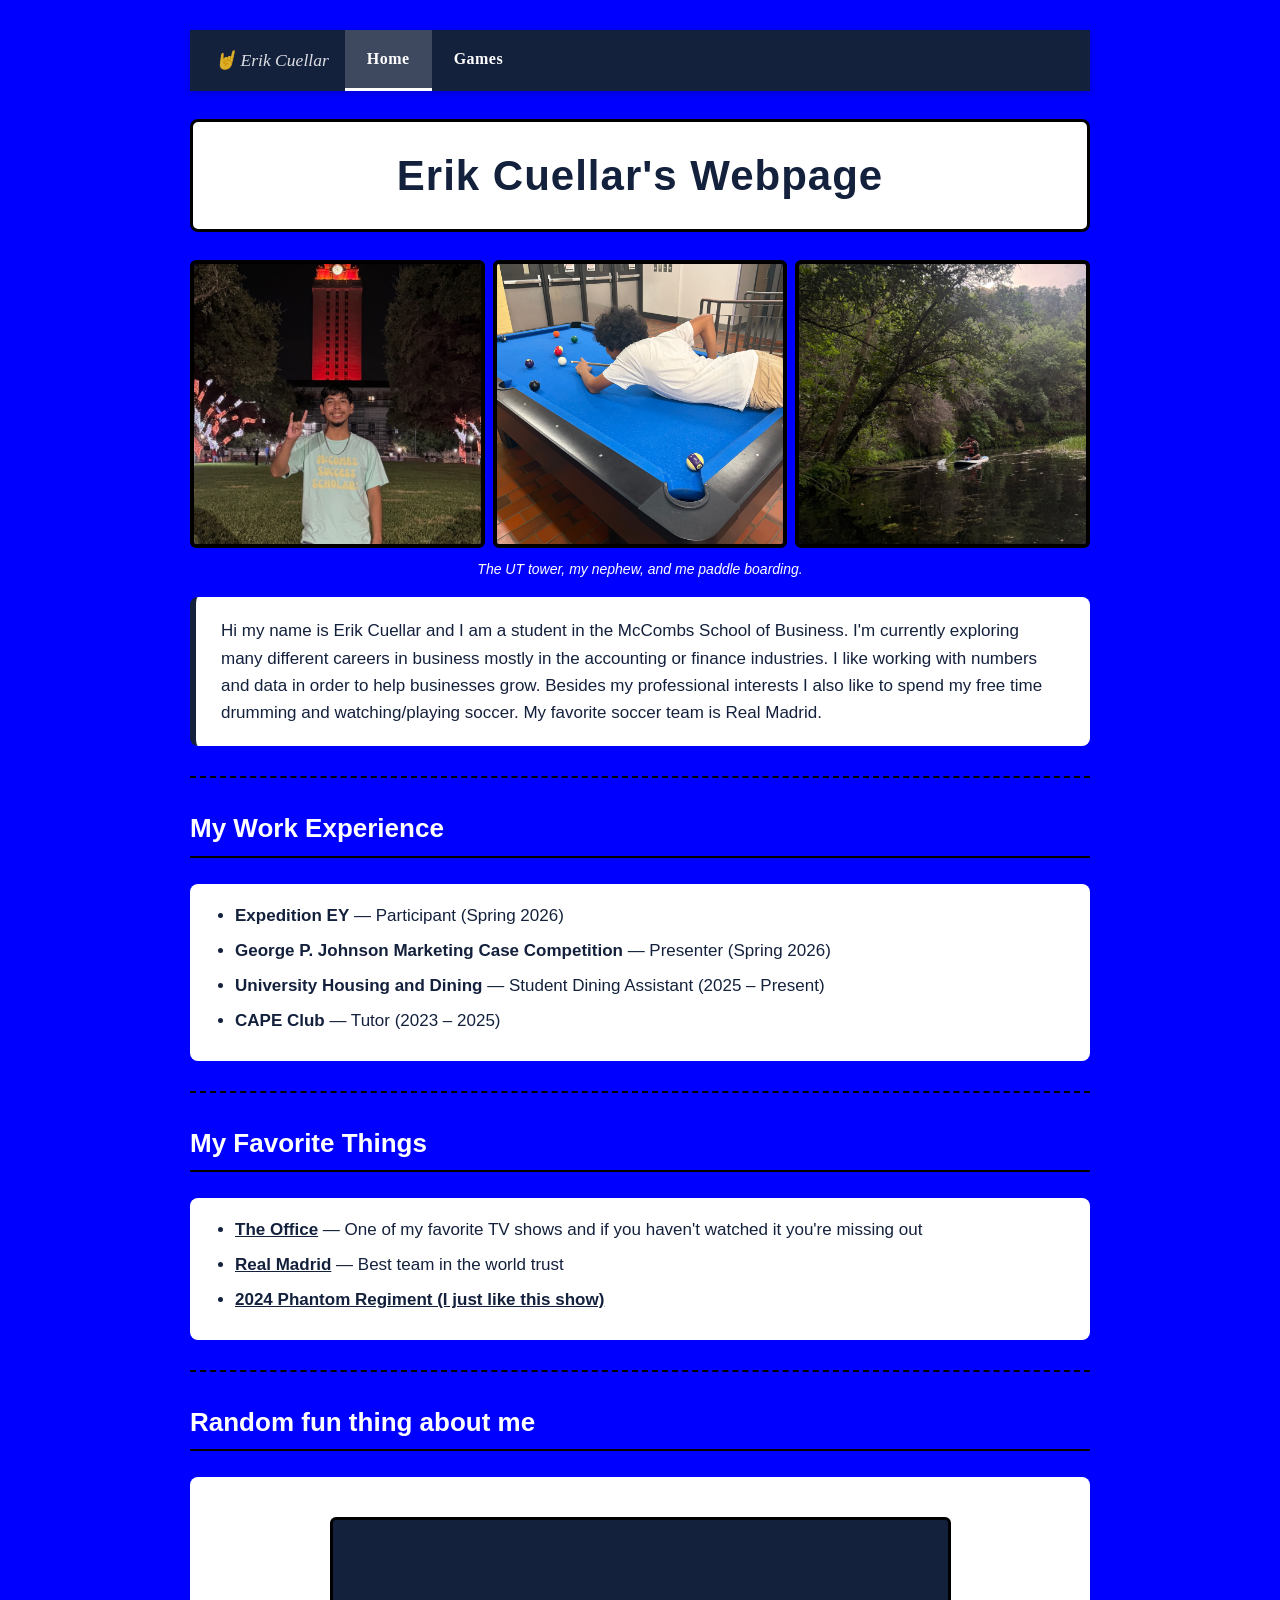
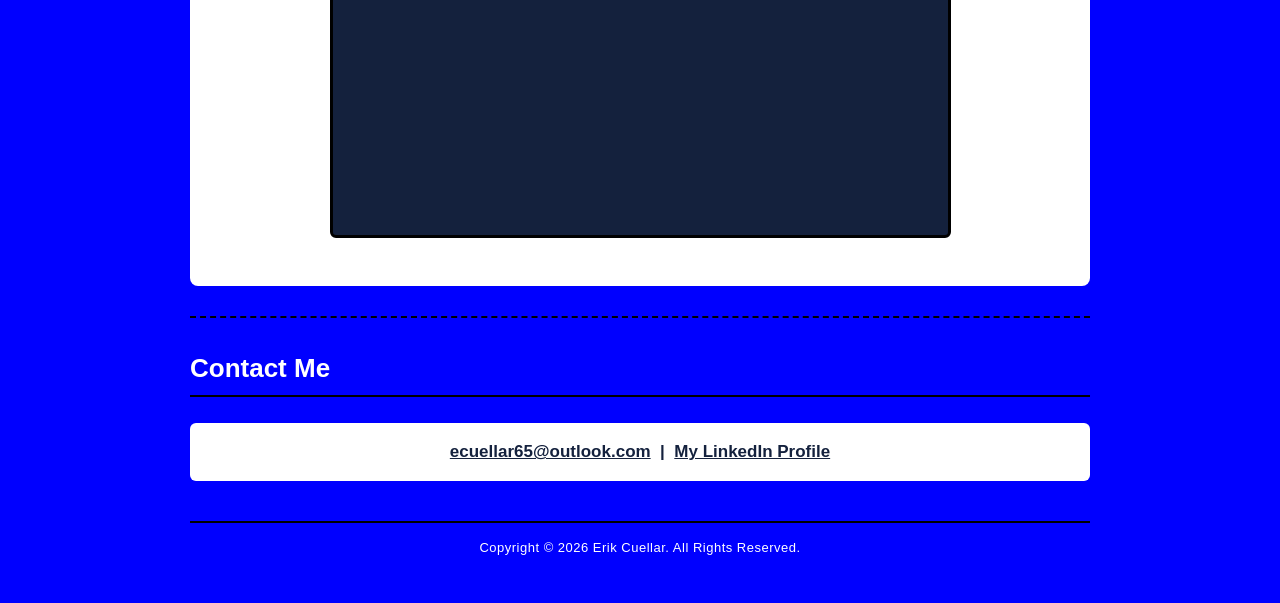
<file: index.html>
<!DOCTYPE html>
<html>
<head>
  <title>Erik Cuellar's Webpage</title>
  <link rel="stylesheet" href="style.css">
  <style>
    /* ── Navigation Bar ── */
    .site-nav {
      background: #14213D;
      display: flex;
      align-items: center;
      gap: 0;
      padding: 0 24px;
      box-shadow: 0 2px 8px rgba(0,0,0,0.18);
      position: sticky;
      top: 0;
      z-index: 100;
    }
    .site-nav a {
      color: #fff;
      text-decoration: none;
      font-family: 'Georgia', serif;
      font-size: 1rem;
      font-weight: bold;
      padding: 16px 22px;
      letter-spacing: 0.03em;
      transition: background 0.18s, color 0.18s;
      border-bottom: 3px solid transparent;
      display: inline-block;
    }
    .site-nav a:hover {
      background: rgba(255,255,255,0.12);
      border-bottom: 3px solid #fff;
    }
    .site-nav a.active {
      background: rgba(255,255,255,0.18);
      border-bottom: 3px solid #fff;
    }
    .site-nav .nav-brand {
      font-family: 'Georgia', serif;
      color: #fff;
      font-size: 1.1rem;
      margin-right: 16px;
      opacity: 0.85;
      font-style: italic;
      padding: 16px 0;
    }
  </style>
</head>
<body>

  <nav class="site-nav">
    <span class="nav-brand">🤘 Erik Cuellar</span>
    <a href="index.html" class="active">Home</a>
    <a href="games.html">Games</a>
  </nav>

  <h1 class="page-title">Erik Cuellar's Webpage</h1>

  <div class="photo-row">
    <img class="row-photo"
         alt="Photo of Erik standing in front of the UT tower"
         src="A39A9983-652B-4A71-B5FC-BD0733D00470.JPEG" />
    <img class="row-photo"
         alt="Erik's nephew laying down on a snooker table"
         src="IMG_0790.JPEG" />
    <img class="row-photo"
         alt="Erik paddle boarding in Lake Austin"
         src="IMG_1001.JPEG" />
  </div>
  <p class="caption">
    <em>The UT tower, my nephew, and me paddle boarding.</em>
  </p>

  <p class="about-me">
    Hi my name is Erik Cuellar and I am a student in the McCombs School of Business.
    I'm currently exploring many different careers in business mostly in the accounting or finance industries.
    I like working with numbers and data in order to help businesses grow. Besides my professional interests I also like to
    spend my free time drumming and watching/playing soccer. My favorite soccer team is Real Madrid.
  </p>

  <hr />

  <h3>My Work Experience</h3>
  <ul>
    <li><strong>Expedition EY</strong> &mdash; Participant (Spring 2026)</li>
    <li><strong>George P. Johnson Marketing Case Competition</strong> &mdash; Presenter (Spring 2026)</li>
    <li><strong>University Housing and Dining</strong> &mdash; Student Dining Assistant (2025 &ndash; Present)</li>
    <li><b>CAPE Club</b> &mdash; Tutor (2023 &ndash; 2025)</li>
  </ul>

  <hr />

  <h3>My Favorite Things</h3>
  <ul>
    <li><a href="https://www.nbc.com/the-office" target="_blank">The Office</a> &mdash; One of my favorite TV shows and if you haven't watched it you're missing out</li>
    <li><a href="https://www.realmadrid.com/en-US" target="_blank">Real Madrid</a> &mdash; Best team in the world trust</li>
    <li><a href="https://www.youtube.com/watch?v=IKSvCq0HuH8" target="_blank">2024 Phantom Regiment (I just like this show)</a></li>
  </ul>

  <hr />

  <h3>Random fun thing about me</h3>

  <div class="video-grid">
    <iframe width="560" height="315" src="https://www.youtube.com/embed/zeqvtrpzej4?si=8N7cJe4z2FzXVga7" title="YouTube video player" frameborder="0" allow="accelerometer; autoplay; clipboard-write; encrypted-media; gyroscope; picture-in-picture; web-share" referrerpolicy="strict-origin-when-cross-origin" allowfullscreen></iframe>
  </div>

  <hr />

  <h3>Contact Me</h3>
  <p class="contact-line">
    <a href="mailto:ecuellar65@outlook.com">ecuellar65@outlook.com</a>
    &nbsp;|&nbsp;
    <a href="https://www.linkedin.com/in/erikcuellar/" target="_blank">My LinkedIn Profile</a>
  </p>

  <footer class="page-footer">
    Copyright &copy; 2026 Erik Cuellar. All Rights Reserved.
  </footer>

</body>
</html>
</file>
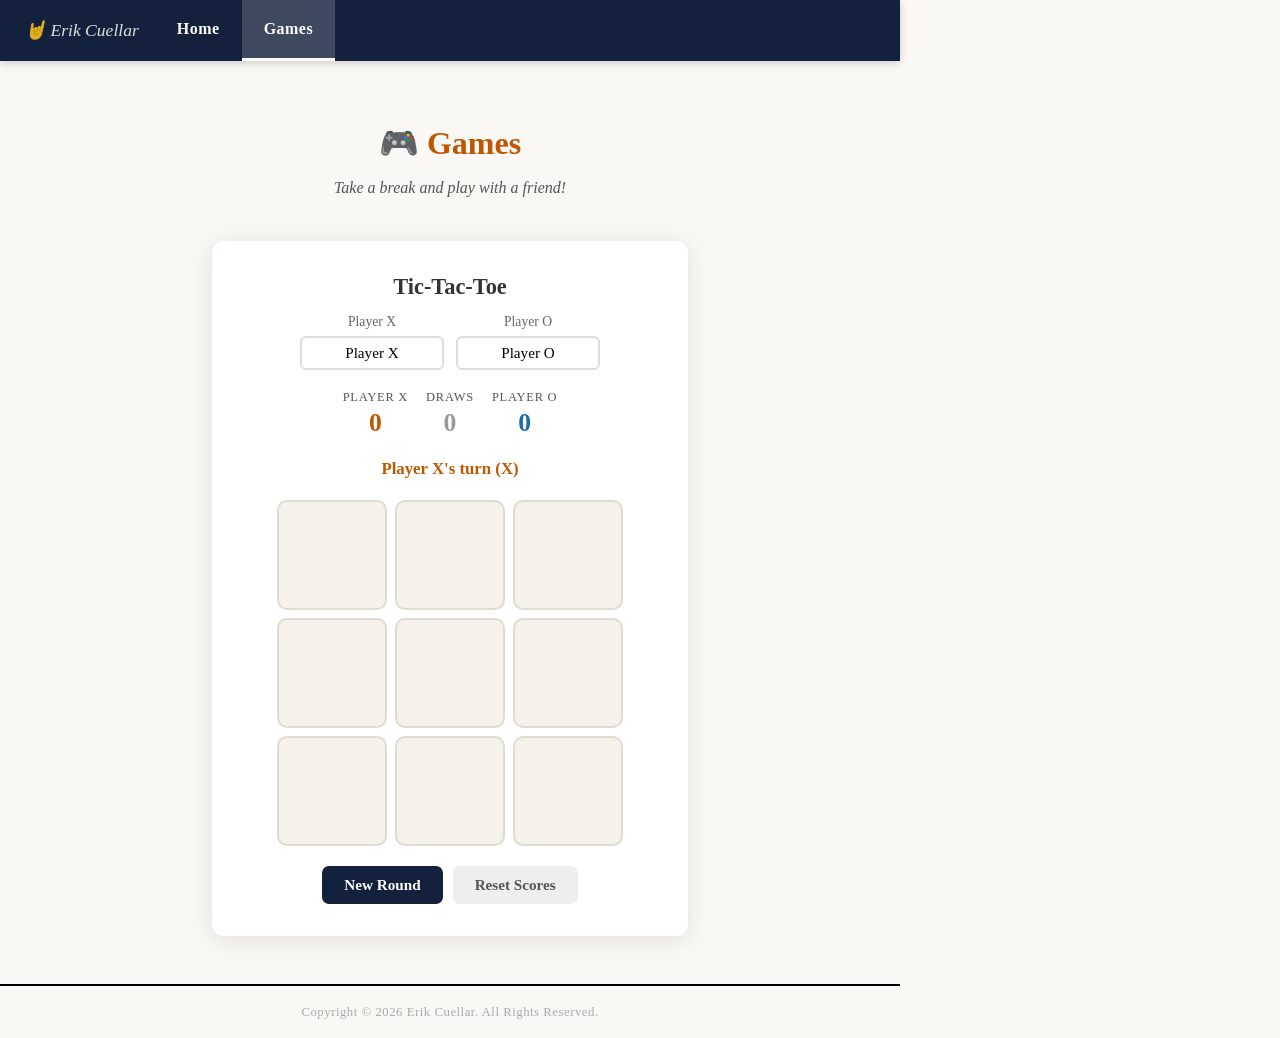
<file: games.html>
<!DOCTYPE html>
<html>
<head>
  <title>Games – Erik Cuellar</title>
  <link rel="stylesheet" href="style.css">
  <style>
    /* ── Navigation Bar (same as index) ── */
    .site-nav {
      background: #14213D;
      display: flex;
      align-items: center;
      gap: 0;
      padding: 0 24px;
      box-shadow: 0 2px 8px rgba(0,0,0,0.18);
      position: sticky;
      top: 0;
      z-index: 100;
    }
    .site-nav a {
      color: #fff;
      text-decoration: none;
      font-family: 'Georgia', serif;
      font-size: 1rem;
      font-weight: bold;
      padding: 16px 22px;
      letter-spacing: 0.03em;
      transition: background 0.18s;
      border-bottom: 3px solid transparent;
      display: inline-block;
    }
    .site-nav a:hover {
      background: rgba(255,255,255,0.12);
      border-bottom: 3px solid #fff;
    }
    .site-nav a.active {
      background: rgba(255,255,255,0.18);
      border-bottom: 3px solid #fff;
    }
    .site-nav .nav-brand {
      font-family: 'Georgia', serif;
      color: #fff;
      font-size: 1.1rem;
      margin-right: 16px;
      opacity: 0.85;
      font-style: italic;
      padding: 16px 0;
    }

    /* ── Page Layout ── */
    body {
      font-family: Georgia, serif;
      background: #faf8f4;
      margin: 0;
      padding: 0;
    }

    .games-header {
      text-align: center;
      padding: 36px 20px 8px;
    }
    .games-header h1 {
      font-size: 2rem;
      color: #bf5700;
      margin-bottom: 6px;
    }
    .games-header p {
      color: #555;
      font-style: italic;
      margin: 0;
    }

    /* ── Tic-Tac-Toe ── */
    .ttt-container {
      max-width: 420px;
      margin: 32px auto 48px;
      padding: 28px 28px 32px;
      background: #fff;
      border-radius: 12px;
      box-shadow: 0 4px 24px rgba(0,0,0,0.10);
      text-align: center;
    }
    .ttt-container h2 {
      font-size: 1.4rem;
      color: #333;
      margin: 0 0 6px;
    }

    /* Player name inputs */
    .player-names {
      display: flex;
      gap: 12px;
      justify-content: center;
      margin-bottom: 18px;
    }
    .player-names label {
      display: flex;
      flex-direction: column;
      align-items: center;
      font-size: 0.85rem;
      color: #666;
      gap: 4px;
    }
    .player-names input {
      border: 2px solid #ddd;
      border-radius: 6px;
      padding: 6px 10px;
      font-size: 0.95rem;
      font-family: Georgia, serif;
      width: 120px;
      text-align: center;
      transition: border-color 0.2s;
      outline: none;
    }
    .player-names input:focus { border-color: #bf5700; }
    .player-x input:focus    { border-color: #bf5700; }
    .player-o input:focus    { border-color: #1a6ea8; }

    /* Status message */
    #status {
      font-size: 1.05rem;
      font-weight: bold;
      min-height: 28px;
      margin-bottom: 16px;
      color: #333;
      transition: color 0.2s;
    }
    #status.x-turn  { color: #bf5700; }
    #status.o-turn  { color: #1a6ea8; }
    #status.winner  { color: #2a7a2a; font-size: 1.15rem; }
    #status.draw    { color: #888; }

    /* Score board */
    .scoreboard {
      display: flex;
      justify-content: center;
      gap: 18px;
      margin-bottom: 20px;
      font-size: 0.95rem;
      color: #555;
    }
    .score-item {
      display: flex;
      flex-direction: column;
      align-items: center;
      gap: 2px;
    }
    .score-item .score-label { font-size: 0.78rem; text-transform: uppercase; letter-spacing: 0.06em; }
    .score-item .score-num   { font-size: 1.6rem; font-weight: bold; line-height: 1; }
    .score-x .score-num  { color: #bf5700; }
    .score-o .score-num  { color: #1a6ea8; }
    .score-draws .score-num { color: #999; }

    /* The 3×3 board */
    .board {
      display: grid;
      grid-template-columns: repeat(3, 110px);
      grid-template-rows: repeat(3, 110px);
      gap: 8px;
      justify-content: center;
      margin-bottom: 20px;
    }
    .cell {
      background: #f5f2ec;
      border: 2px solid #e0dbd0;
      border-radius: 10px;
      font-size: 3rem;
      font-weight: bold;
      cursor: pointer;
      display: flex;
      align-items: center;
      justify-content: center;
      transition: background 0.15s, transform 0.1s, border-color 0.15s;
      user-select: none;
      position: relative;
      overflow: hidden;
    }
    .cell:hover:not(.taken) {
      background: #ede9df;
      border-color: #bf5700;
      transform: scale(1.04);
    }
    .cell.taken { cursor: default; }
    .cell.x-mark { color: #bf5700; }
    .cell.o-mark { color: #1a6ea8; }
    .cell.winning-cell {
      background: #fff3e0;
      border-color: #bf5700;
      animation: pulse-win 0.5s ease;
    }
    .cell.o-win.winning-cell {
      background: #e3f0fb;
      border-color: #1a6ea8;
    }

    @keyframes pulse-win {
      0%   { transform: scale(1); }
      50%  { transform: scale(1.1); }
      100% { transform: scale(1); }
    }

    /* Pop-in animation for marks */
    @keyframes pop-in {
      0%   { transform: scale(0.3); opacity: 0; }
      70%  { transform: scale(1.15); opacity: 1; }
      100% { transform: scale(1); }
    }
    .cell-mark {
      display: inline-block;
      animation: pop-in 0.22s cubic-bezier(.36,.07,.19,.97) both;
    }

    /* Buttons */
    .btn-row {
      display: flex;
      gap: 10px;
      justify-content: center;
    }
    .btn {
      padding: 10px 22px;
      border: none;
      border-radius: 7px;
      font-family: Georgia, serif;
      font-size: 0.95rem;
      font-weight: bold;
      cursor: pointer;
      transition: background 0.18s, transform 0.1s;
    }
    .btn:active { transform: scale(0.97); }
    .btn-primary {
      background: #14213D;
      color: #fff;
    }
    .btn-primary:hover { background: #a04800; }
    .btn-secondary {
      background: #eee;
      color: #555;
    }
    .btn-secondary:hover { background: #ddd; }

    /* Footer */
    .page-footer {
      text-align: center;
      color: #aaa;
      font-size: 0.8rem;
      padding: 16px;
      font-family: Georgia, serif;
    }
  </style>
</head>
<body>

  <nav class="site-nav">
    <span class="nav-brand">🤘 Erik Cuellar</span>
    <a href="index.html">Home</a>
    <a href="games.html" class="active">Games</a>
  </nav>

  <div class="games-header">
    <h1>🎮 Games</h1>
    <p>Take a break and play with a friend!</p>
  </div>

  <div class="ttt-container">
    <h2>Tic-Tac-Toe</h2>

    <div class="player-names">
      <label class="player-x">
        Player X
        <input type="text" id="name-x" value="Player X" maxlength="12" />
      </label>
      <label class="player-o">
        Player O
        <input type="text" id="name-o" value="Player O" maxlength="12" />
      </label>
    </div>

    <div class="scoreboard">
      <div class="score-item score-x">
        <span class="score-label" id="label-x">Player X</span>
        <span class="score-num" id="score-x">0</span>
      </div>
      <div class="score-item score-draws">
        <span class="score-label">Draws</span>
        <span class="score-num" id="score-draws">0</span>
      </div>
      <div class="score-item score-o">
        <span class="score-label" id="label-o">Player O</span>
        <span class="score-num" id="score-o">0</span>
      </div>
    </div>

    <div id="status" class="x-turn"></div>

    <div class="board" id="board">
      <div class="cell" data-index="0"></div>
      <div class="cell" data-index="1"></div>
      <div class="cell" data-index="2"></div>
      <div class="cell" data-index="3"></div>
      <div class="cell" data-index="4"></div>
      <div class="cell" data-index="5"></div>
      <div class="cell" data-index="6"></div>
      <div class="cell" data-index="7"></div>
      <div class="cell" data-index="8"></div>
    </div>

    <div class="btn-row">
      <button class="btn btn-primary" id="btn-new-round">New Round</button>
      <button class="btn btn-secondary" id="btn-reset-scores">Reset Scores</button>
    </div>
  </div>

  <footer class="page-footer">
    Copyright &copy; 2026 Erik Cuellar. All Rights Reserved.
  </footer>

  <script>
    const WINS = [
      [0,1,2],[3,4,5],[6,7,8], // rows
      [0,3,6],[1,4,7],[2,5,8], // cols
      [0,4,8],[2,4,6]          // diagonals
    ];

    let board       = Array(9).fill(null);
    let current     = 'X';
    let gameOver    = false;
    let scores      = { X: 0, O: 0, D: 0 };

    const cells     = document.querySelectorAll('.cell');
    const statusEl  = document.getElementById('status');
    const scoreX    = document.getElementById('score-x');
    const scoreO    = document.getElementById('score-o');
    const scoreD    = document.getElementById('score-draws');
    const labelX    = document.getElementById('label-x');
    const labelO    = document.getElementById('label-o');
    const nameX     = document.getElementById('name-x');
    const nameO     = document.getElementById('name-o');

    function getName(player) {
      return player === 'X'
        ? (nameX.value.trim() || 'Player X')
        : (nameO.value.trim() || 'Player O');
    }

    function updateLabels() {
      labelX.textContent = getName('X');
      labelO.textContent = getName('O');
    }

    function setStatus(msg, cls) {
      statusEl.textContent = msg;
      statusEl.className = cls;
    }

    function checkWinner() {
      for (const [a,b,c] of WINS) {
        if (board[a] && board[a] === board[b] && board[a] === board[c]) {
          return { winner: board[a], line: [a,b,c] };
        }
      }
      if (board.every(Boolean)) return { winner: null, line: [] };
      return null;
    }

    function highlightWin(line, winner) {
      line.forEach(i => {
        cells[i].classList.add('winning-cell');
        if (winner === 'O') cells[i].classList.add('o-win');
      });
    }

    function handleClick(e) {
      const idx = parseInt(e.currentTarget.dataset.index);
      if (gameOver || board[idx]) return;

      board[idx] = current;
      e.currentTarget.innerHTML = `<span class="cell-mark">${current}</span>`;
      e.currentTarget.classList.add('taken', current === 'X' ? 'x-mark' : 'o-mark');

      const result = checkWinner();
      if (result) {
        gameOver = true;
        if (result.winner) {
          highlightWin(result.line, result.winner);
          scores[result.winner]++;
          updateScoreDisplay();
          setStatus(`🎉 ${getName(result.winner)} wins!`, 'winner');
        } else {
          scores.D++;
          updateScoreDisplay();
          setStatus("It's a draw!", 'draw');
        }
      } else {
        current = current === 'X' ? 'O' : 'X';
        setStatus(`${getName(current)}'s turn (${current})`, current === 'X' ? 'x-turn' : 'o-turn');
      }
    }

    function updateScoreDisplay() {
      scoreX.textContent = scores.X;
      scoreO.textContent = scores.O;
      scoreD.textContent = scores.D;
    }

    function newRound() {
      board    = Array(9).fill(null);
      current  = 'X';
      gameOver = false;
      cells.forEach(c => {
        c.innerHTML = '';
        c.className = 'cell';
      });
      updateLabels();
      setStatus(`${getName('X')}'s turn (X)`, 'x-turn');
    }

    cells.forEach(c => c.addEventListener('click', handleClick));
    document.getElementById('btn-new-round').addEventListener('click', newRound);
    document.getElementById('btn-reset-scores').addEventListener('click', () => {
      scores = { X: 0, O: 0, D: 0 };
      updateScoreDisplay();
      newRound();
    });
    nameX.addEventListener('input', () => { updateLabels(); if (!gameOver) setStatus(`${getName(current)}'s turn (${current})`, current === 'X' ? 'x-turn' : 'o-turn'); });
    nameO.addEventListener('input', () => { updateLabels(); if (!gameOver) setStatus(`${getName(current)}'s turn (${current})`, current === 'X' ? 'x-turn' : 'o-turn'); });

    // Init
    updateLabels();
    setStatus(`${getName('X')}'s turn (X)`, 'x-turn');
  </script>

</body>
</html>
</file>
<file: style.css>
/* ============================================================
   Clint Tuttle's Webpage - style.css
   ============================================================
   Color palette (UT Austin inspired):
   - Burnt orange: #BF5700  (primary background)
   - Navy:        #14213D   (primary text)
   - Khaki:       #E8DCC4   (cards / content panels)
   - White:       #FFFFFF   (highlights and contrast)
   ============================================================ */

/* ---- Page basics ---- */
body {
  background-color: blue;          /* burnt orange background */
  color: #14213D;                     /* navy text for contrast  */
  font-family: Sans-serif, "Roboto", serif;
  max-width: 900px;
  margin: 0 auto;                     /* centers the whole page  */
  padding: 30px 20px;
  line-height: 1.6;
}

/* ---- Page title ---- */
.page-title {
  text-align: center;
  color: #14213D;                     /* navy title */
  background-color: #FFFFFF;          /* khaki bar behind title */
  font-size: 42px;
  font-weight: bold;
  padding: 20px;
  border: 3px solid #000000;
  border-radius: 8px;
  letter-spacing: 1px;
}

/* ---- Photo row at top: three images side-by-side ---- */
.photo-row {
  display: flex;                      /* puts items in a row */
  justify-content: center;            /* centers them horizontally */
  align-items: stretch;
  gap: 8px;                           /* small space between photos */
  margin: 20px 0 10px 0;
}

.row-photo {
  width: 33%;                         /* each photo takes ~one-third */
  height: 280px;                      /* all photos same height */
  object-fit: cover;                  /* crop to fill, no distortion */
  border: 4px solid #000000;          /* navy frame */
  border-radius: 6px;
  background-color: #FFFFFF;
}

/* ---- Section headings (Fall 2026 Schedule, Videos, etc.) ---- */
h3 {
  color: #FFFFFF;                     /* white headings on orange */
  font-size: 26px;
  border-bottom: 2px solid #000000;
  padding-bottom: 6px;
  margin-top: 30px;
}

/* ---- About Me paragraph ---- */
.about-me {
  background-color: #FFFFFF;          /* khaki "card" */
  color: #14213D;
  padding: 20px 25px;
  border-radius: 8px;
  border-left: 6px solid #14213D;
  font-size: 17px;
}

/* ---- Resume line ---- */
.resume-line {
  text-align: center;
  background-color: #FFFFFF;
  color: #14213D;
  padding: 12px;
  border-radius: 6px;
  font-size: 18px;
  font-weight: bold;
}

/* ---- Captions under photos ---- */
.caption {
  text-align: center;
  color: #FFFFFF;
  font-size: 14px;
  margin-top: 0;
  padding: 0 20px;
}

/* ---- Lists ---- */
ol, ul {
  background-color: #FFFFFF;
  color: #14213D;
  padding: 18px 18px 18px 45px;       /* extra left padding for bullets */
  border-radius: 8px;
  font-size: 17px;
}

li {
  margin-bottom: 8px;
}

/* ---- Links ---- */
a {
  color: #14213D;
  font-weight: bold;
  text-decoration: underline;
}

a:hover {
  color: #A91B0D;
  background-color: #FFFFFF;
  padding: 1px 3px;
  border-radius: 3px;
}

/* ---- Horizontal rules ---- */
hr {
  border: none;
  border-top: 2px dashed #000000;
  margin: 30px 0;
}

/* ---- Video grid: 2 videos per row ---- */
.video-grid {
  justify-items: center;
  text-align:center;
  background-color: #FFFFFF;
  padding: 40px;
  border-radius: 8px;
}

.video-grid iframe {
  width: 75%;
  justify-items: center;
  text-align:center;
  border: 3px solid #000000;
  border-radius: 6px;
  background-color: #14213D;
}

/* ---- Contact line ---- */
.contact-line {
  text-align: center;
  background-color: #FFFFFF;
  color: #14213D;
  padding: 15px;
  border-radius: 6px;
  font-size: 17px;
  font-weight: bold;
}

/* ---- Footer ---- */
.page-footer {
  text-align: center;
  color: #FFFFFF;
  font-size: 13px;
  margin-top: 40px;
  padding: 15px;
  border-top: 2px solid #000000;
  letter-spacing: 0.5px;
}

/* ---- Mobile / smaller screens ---- */
@media (max-width: 700px) {
  .video-grid {
    grid-template-columns: 1fr;
  }

  .page-title {
    font-size: 30px;
  }

  /* Stack the photos vertically on small screens */
  .photo-row {
    flex-direction: column;
    align-items: center;
  }

  .row-photo {
    width: 90%;
    height: 250px;
  }

  /* Stack contact links on small screens */
  .contact-line {
    font-size: 15px;
  }
}
</file>
